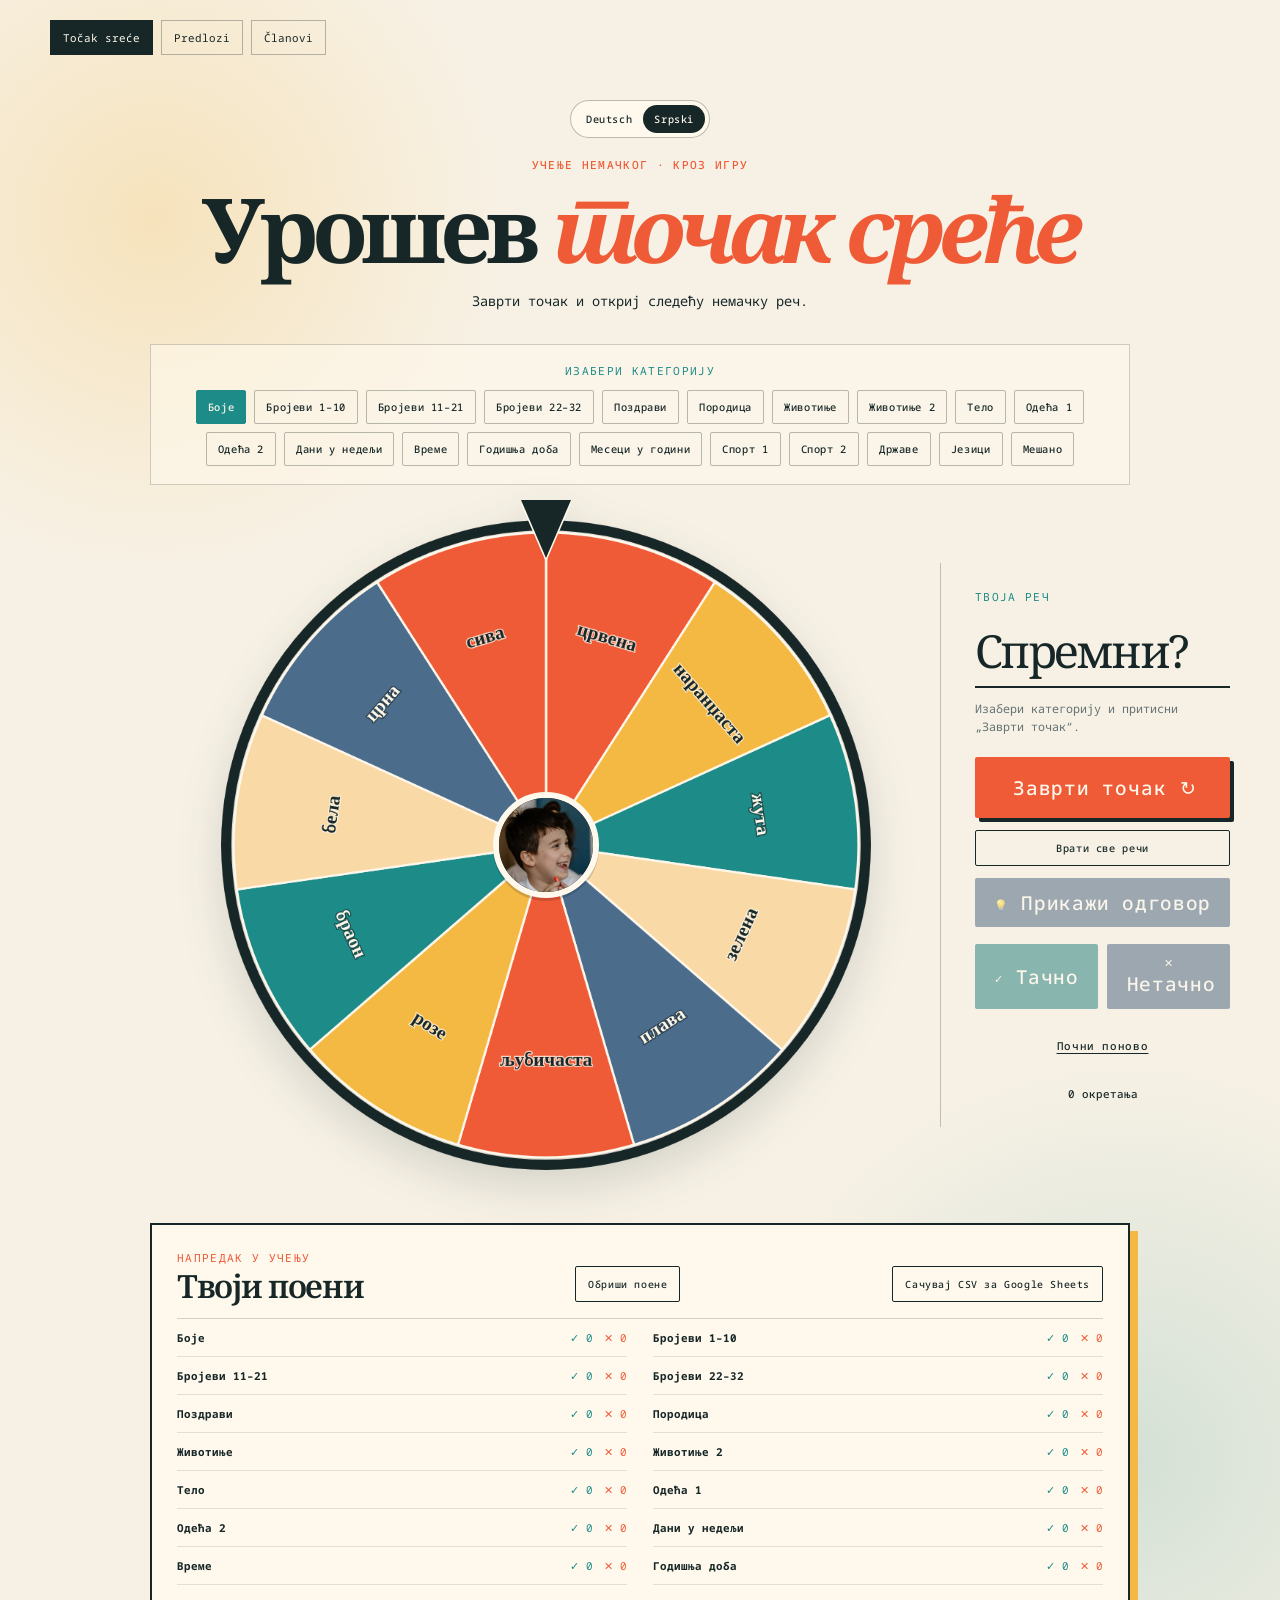
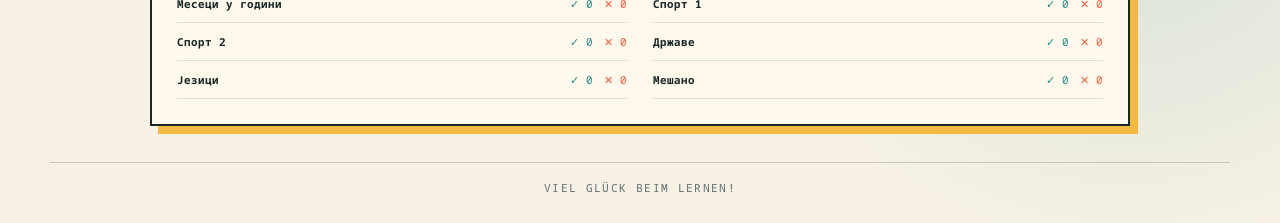
<file: index.html>
<!doctype html>
<html lang="sr">
  <head>
    <meta charset="UTF-8" />
    <meta name="viewport" content="width=device-width, initial-scale=1.0" />
    <title>Урошев точак среће</title>
    <link rel="preconnect" href="https://fonts.googleapis.com" />
    <link rel="preconnect" href="https://fonts.gstatic.com" crossorigin />
    <link href="https://fonts.googleapis.com/css2?family=Noto+Sans+Mono:wght@400;500&family=Noto+Serif:ital,wght@0,600;0,700;1,600;1,700&display=swap" rel="stylesheet" />
    <link rel="stylesheet" href="styles.css" />
  </head>
  <body>
    <main class="page-shell">
      <header>
        <nav class="app-nav" aria-label="Glavni meni">
          <a href="index.html" class="is-active">Točak sreće</a>
          <a href="prepositions.html">Predlozi</a>
          <a href="articles.html">Članovi</a>
        </nav>
        <div class="language-switch" aria-label="Изабери језик">
          <button type="button" data-language="de">Deutsch</button>
          <button type="button" data-language="sr" class="is-active">Srpski</button>
        </div>
        <p id="eyebrow" class="eyebrow">Учење немачког · кроз игру</p>
        <h1 id="headline">Урошев <em>точак среће</em></h1>
        <p id="intro" class="intro">Заврти точак и откриј следећу немачку реч.</p>
      </header>

      <section class="category-picker" aria-label="Изабери категорију">
        <p id="categoryLabel" class="label">Изабери категорију</p>
        <div id="categoryButtons" class="category-buttons"></div>
      </section>

      <section class="game" aria-label="Glücksrad mit deutschen Wörtern">
        <div class="wheel-stage" id="wheelStage">
          <div class="pointer" aria-hidden="true"></div>
          <canvas id="wheel" width="900" height="900" aria-label="Drehbares Glücksrad"></canvas>
          <div class="wheel-center" aria-hidden="true"><img src="assets/uros-wheel-center.png" alt="" /></div>
        </div>

        <aside class="controls">
          <p id="wordLabel" class="label">Твоја реч</p>
          <div class="word-display" aria-live="polite" aria-atomic="true">
            <span id="resultWord">Спремни?</span>
          </div>
          <p id="resultHint" class="result-hint">Изабери категорију и притисни „Заврти точак“.</p>
          <button id="spinButton" type="button"><span id="spinText">Заврти точак</span> <span aria-hidden="true">↻</span></button>
          <button id="mixButton" type="button" class="mix-button" hidden>Neue Mischung</button>
          <button id="resetWordsButton" type="button" class="reset-words">Врати све речи</button>
          <button id="answerButton" type="button" class="answer-reveal is-disabled" aria-disabled="true">💡 <span id="answerText">Lösung zeigen</span></button>
          <div class="answer-buttons" aria-label="Antwort bewerten">
            <button id="correctButton" type="button" class="correct is-disabled" aria-disabled="true">✓ <span id="correctText">Richtig</span></button>
            <button id="wrongButton" type="button" class="wrong is-disabled" aria-disabled="true">✕ <span id="wrongText">Falsch</span></button>
          </div>
          <button id="resetButton" type="button" class="reset">Neu beginnen</button>
          <p class="spin-count"><span id="spinCount">0</span> <span id="spinsText">Drehungen</span></p>
        </aside>
      </section>

      <section class="score-card" aria-labelledby="scoreTitle">
        <div class="score-card-head">
          <div>
            <p id="progressLabel" class="label">Lernfortschritt</p>
            <h2 id="scoreTitle">Deine Punkte</h2>
          </div>
          <button id="resetScoresButton" class="score-reset" type="button">Punkte zurücksetzen</button>
          <button id="exportScoresButton" class="score-export" type="button">Сачувај CSV</button>
        </div>
        <div id="scoreTable" class="score-table" aria-live="polite"></div>
      </section>

      <footer>Viel Glück beim Lernen!</footer>
    </main>
    <div id="answerModal" class="answer-modal" role="dialog" aria-modal="true" aria-labelledby="answerModalTitle" hidden>
      <div class="answer-modal-card">
        <button id="closeAnswerModal" class="modal-close" type="button" aria-label="Close">×</button>
        <p id="answerModalLabel" class="label">Die richtige Antwort</p>
        <h2 id="answerModalTitle"></h2>
      </div>
    </div>
    <div id="validationModal" class="answer-modal" role="alertdialog" aria-modal="true" aria-live="assertive" hidden>
      <div class="answer-modal-card validation-card">
        <p id="validationMessage"></p>
      </div>
    </div>
    <script src="vocabulary.js?v=10"></script>
    <script src="script.js?v=10"></script>
  </body>
</html>
</file>
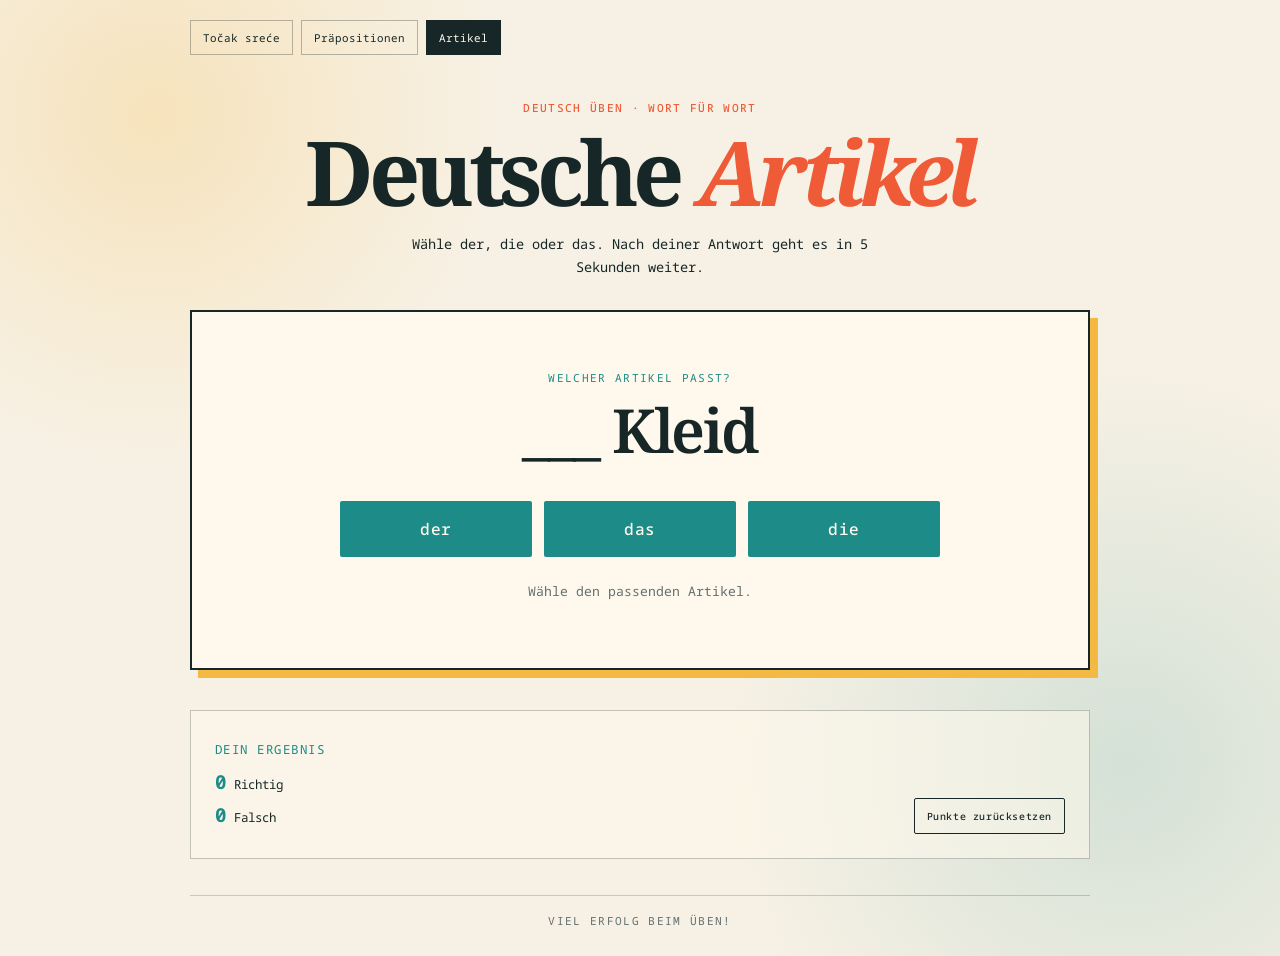
<file: articles.html>
<!doctype html>
<html lang="de">
  <head>
    <meta charset="UTF-8" />
    <meta name="viewport" content="width=device-width, initial-scale=1.0" />
    <title>Deutsche Artikel</title>
    <link rel="preconnect" href="https://fonts.googleapis.com" />
    <link rel="preconnect" href="https://fonts.gstatic.com" crossorigin />
    <link href="https://fonts.googleapis.com/css2?family=Noto+Sans+Mono:wght@400;500&family=Noto+Serif:ital,wght@0,600;0,700;1,600;1,700&display=swap" rel="stylesheet" />
    <link rel="stylesheet" href="styles.css" />
  </head>
  <body>
    <main class="page-shell practice-page">
      <nav class="app-nav" aria-label="Glavni meni">
        <a href="index.html">Točak sreće</a>
        <a href="prepositions.html">Präpositionen</a>
        <a href="articles.html" class="is-active">Artikel</a>
      </nav>
      <header>
        <p class="eyebrow">Deutsch üben · Wort für Wort</p>
        <h1>Deutsche <em>Artikel</em></h1>
        <p class="intro">Wähle der, die oder das. Nach deiner Antwort geht es in 5 Sekunden weiter.</p>
      </header>

      <section class="preposition-game" aria-labelledby="articlePrompt">
        <p class="label">Welcher Artikel passt?</p>
        <h2 id="articlePrompt" class="preposition-prompt"></h2>
        <div id="articleOptions" class="preposition-options article-options" aria-live="polite"></div>
        <p id="articleFeedback" class="preposition-feedback" aria-live="assertive"></p>
      </section>

      <section class="preposition-score" aria-label="Ergebnis">
        <div>
          <p class="label">Dein Ergebnis</p>
          <p><strong id="articleCorrect">0</strong> Richtig</p>
          <p><strong id="articleWrong">0</strong> Falsch</p>
        </div>
        <button id="resetArticleScore" type="button" class="score-reset">Punkte zurücksetzen</button>
      </section>
      <footer>Viel Erfolg beim Üben!</footer>
    </main>
    <script src="articles-data.js"></script>
    <script src="articles.js"></script>
  </body>
</html>
</file>
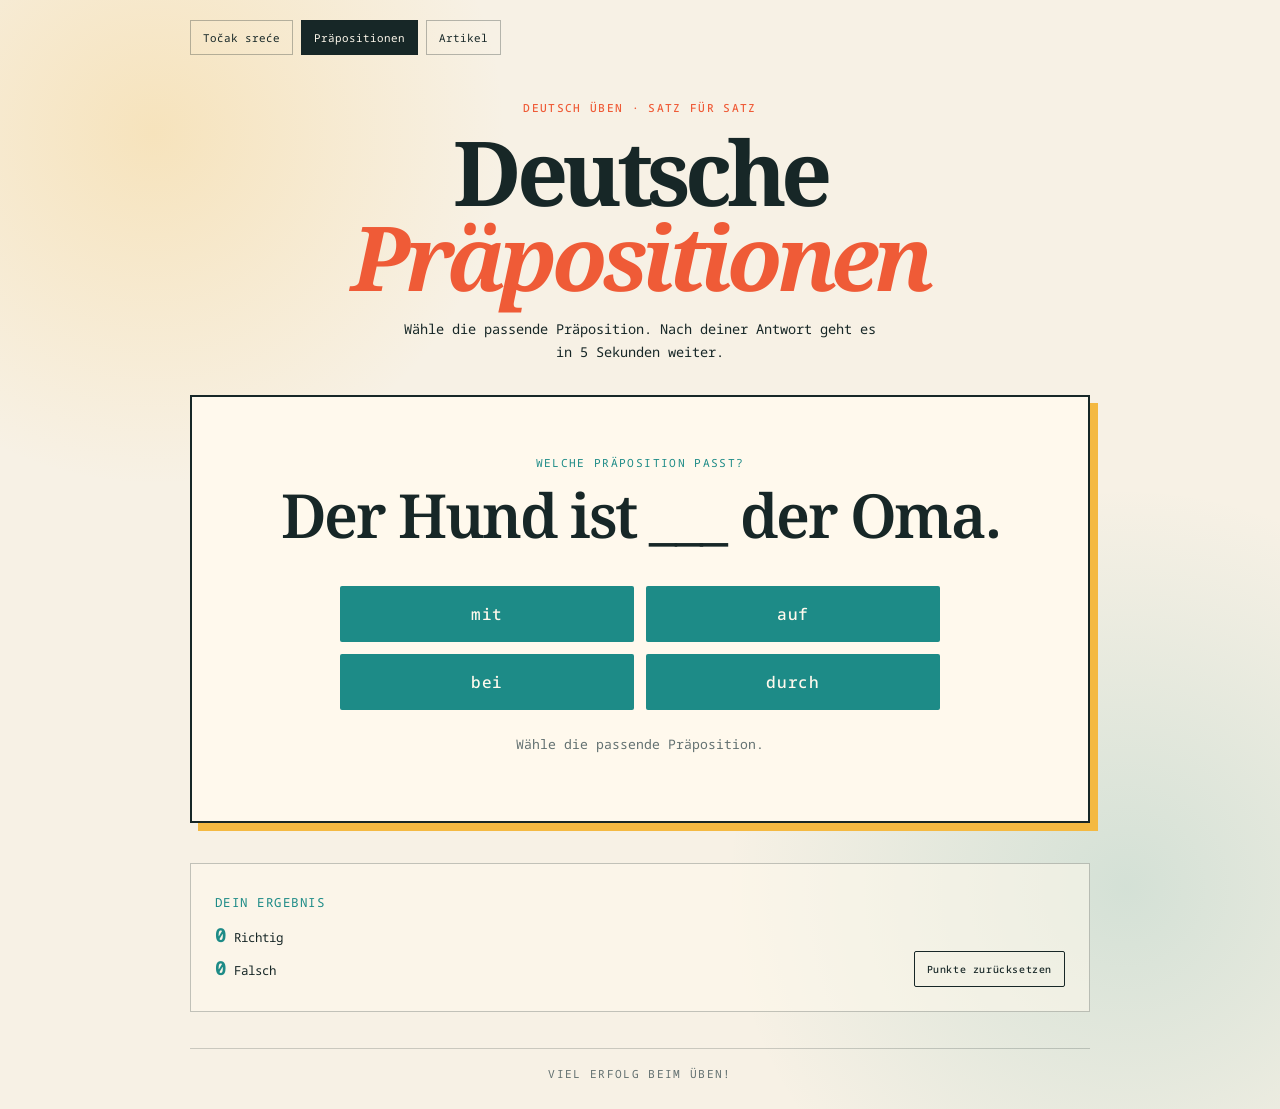
<file: prepositions.html>
<!doctype html>
<html lang="de">
  <head>
    <meta charset="UTF-8" />
    <meta name="viewport" content="width=device-width, initial-scale=1.0" />
    <title>Deutsche Präpositionen</title>
    <link rel="preconnect" href="https://fonts.googleapis.com" />
    <link rel="preconnect" href="https://fonts.gstatic.com" crossorigin />
    <link href="https://fonts.googleapis.com/css2?family=Noto+Sans+Mono:wght@400;500&family=Noto+Serif:ital,wght@0,600;0,700;1,600;1,700&display=swap" rel="stylesheet" />
    <link rel="stylesheet" href="styles.css" />
  </head>
  <body>
    <main class="page-shell practice-page">
      <nav class="app-nav" aria-label="Glavni meni">
        <a href="index.html">Točak sreće</a>
        <a href="prepositions.html" class="is-active">Präpositionen</a>
        <a href="articles.html">Artikel</a>
      </nav>
      <header>
        <p class="eyebrow">Deutsch üben · Satz für Satz</p>
        <h1>Deutsche <em>Präpositionen</em></h1>
        <p class="intro">Wähle die passende Präposition. Nach deiner Antwort geht es in 5 Sekunden weiter.</p>
      </header>

      <section class="preposition-game" aria-labelledby="prepositionTitle">
        <p class="label">Welche Präposition passt?</p>
        <h2 id="prepositionPrompt" class="preposition-prompt"></h2>
        <div id="prepositionOptions" class="preposition-options" aria-live="polite"></div>
        <p id="prepositionFeedback" class="preposition-feedback" aria-live="assertive"></p>
      </section>

      <section class="preposition-score" aria-label="Ergebnis">
        <div>
          <p class="label">Dein Ergebnis</p>
          <p><strong id="prepositionCorrect">0</strong> Richtig</p>
          <p><strong id="prepositionWrong">0</strong> Falsch</p>
        </div>
        <button id="resetPrepositionScore" type="button" class="score-reset">Punkte zurücksetzen</button>
      </section>
      <footer>Viel Erfolg beim Üben!</footer>
    </main>
    <script src="prepositions-data.js"></script>
    <script src="prepositions.js"></script>
  </body>
</html>
</file>
<file: styles.css>
:root {
  --ink: #172727;
  --paper: #f7f1e5;
  --orange: #ef5b37;
  --gold: #f4b942;
  --teal: #1d8b87;
  --cream: #fff9ed;
}

* { box-sizing: border-box; }

body {
  margin: 0;
  min-height: 100vh;
  color: var(--ink);
  font-family: "Noto Sans Mono", monospace;
  background:
    radial-gradient(circle at 12% 12%, rgba(244, 185, 66, .25), transparent 22rem),
    radial-gradient(circle at 88% 80%, rgba(29, 139, 135, .16), transparent 25rem),
    var(--paper);
}

.page-shell { position: relative; width: min(1180px, calc(100% - 48px)); margin: 0 auto; padding: 58px 0 28px; }
header { padding-top: 42px; text-align: center; margin-bottom: 32px; }
.app-nav { position: absolute; top: 20px; left: 0; display: flex; gap: 8px; }
.app-nav a { padding: 9px 12px; color: var(--ink); border: 1px solid rgba(23,39,39,.3); font-size: .68rem; text-decoration: none; }
.app-nav a:hover, .app-nav a.is-active { color: var(--cream); background: var(--ink); }
.language-switch { display: inline-flex; margin: 0 0 19px; padding: 4px; border: 1px solid rgba(23,39,39,.3); background: var(--cream); border-radius: 999px; }
.language-switch button { width: auto; padding: 7px 11px; color: var(--ink); background: transparent; box-shadow: none; border-radius: 999px; font-size: .64rem; }
.language-switch button:hover, .language-switch button.is-active { color: var(--cream); background: var(--ink); transform: none; box-shadow: none; }
.eyebrow, .label, footer { letter-spacing: .12em; text-transform: uppercase; font-size: .7rem; }
.eyebrow { color: var(--orange); margin: 0 0 14px; font-weight: 500; }
h1 { font-family: "Noto Serif", Georgia, serif; font-size: clamp(3.2rem, 7vw, 5.8rem); line-height: .95; margin: 0; letter-spacing: -.06em; }
h1 em { color: var(--orange); font-style: italic; }
.intro { max-width: 480px; margin: 18px auto 0; font-size: .85rem; line-height: 1.7; }
.category-picker { max-width: 980px; margin: 0 auto 30px; padding: 18px 20px; border: 1px solid rgba(23,39,39,.2); background: rgba(255,249,237,.55); }
.category-picker .label { margin: 0 0 12px; text-align: center; }
.category-buttons { display: flex; flex-wrap: wrap; justify-content: center; gap: 8px; }
.category-buttons button { width: auto; padding: 9px 11px; color: var(--ink); background: transparent; border: 1px solid rgba(23,39,39,.3); box-shadow: none; font-size: .65rem; }
.category-buttons button:hover:not(:disabled), .category-buttons button.is-active { color: var(--cream); background: var(--teal); border-color: var(--teal); box-shadow: none; transform: none; }

.game { display: grid; grid-template-columns: minmax(0, 1fr) 290px; gap: clamp(25px, 5vw, 70px); align-items: center; justify-content: center; }
.wheel-stage { position: relative; width: min(100%, 660px); aspect-ratio: 1; margin-left: auto; cursor: pointer; filter: drop-shadow(0 18px 22px rgba(23, 39, 39, .15)); }
canvas { display: block; width: 100%; height: 100%; }
.pointer { position: absolute; z-index: 3; top: -2.3%; left: 50%; transform: translateX(-50%); width: 0; height: 0; border-left: 25px solid transparent; border-right: 25px solid transparent; border-top: 58px solid var(--ink); filter: drop-shadow(0 4px 0 var(--cream)); }
.wheel-center { position: absolute; inset: 42%; z-index: 2; overflow: hidden; border-radius: 50%; border: 6px solid var(--cream); background: var(--ink); box-shadow: 0 3px 0 rgba(0,0,0,.15); }
.wheel-center img { width: 100%; height: 100%; object-fit: cover; object-position: 50% 28%; }

.controls { border-left: 1px solid rgba(23,39,39,.25); padding: 26px 0 26px 34px; }
.label { margin: 0 0 9px; color: var(--teal); }
.word-display { min-height: 75px; display: flex; align-items: center; border-bottom: 2px solid var(--ink); font-family: "Noto Serif", Georgia, serif; font-size: clamp(2rem, 4vw, 2.85rem); letter-spacing: -.055em; overflow-wrap: anywhere; }
.result-hint { font-size: .73rem; min-height: 30px; line-height: 1.5; color: #637171; margin: 12px 0 22px; }
button { width: 100%; cursor: pointer; border: 0; border-radius: 2px; padding: 17px 18px; color: var(--cream); background: var(--orange); font: 500 .82rem "Noto Sans Mono", monospace; letter-spacing: .06em; box-shadow: 4px 4px 0 var(--ink); transition: transform .15s, box-shadow .15s, background .15s; }
button span { font-size: 1.2rem; vertical-align: -1px; margin-left: 5px; }
button:hover:not(:disabled) { transform: translate(2px, 2px); box-shadow: 2px 2px 0 var(--ink); background: #dc4828; }
button:disabled { cursor: wait; opacity: .7; }
.mix-button { margin-top: 12px; padding: 11px; color: var(--ink); background: var(--gold); box-shadow: none; font-size: .68rem; }
.mix-button:hover:not(:disabled) { color: var(--cream); background: var(--teal); box-shadow: none; transform: none; }
.reset-words { margin-top: 12px; padding: 10px; color: var(--ink); background: transparent; border: 1px solid var(--ink); box-shadow: none; font-size: .64rem; }
.reset-words:hover:not(:disabled) { color: var(--cream); background: var(--ink); box-shadow: none; transform: none; }
.answer-reveal { margin-top: 12px; padding: 11px; color: var(--cream); background: #4c6c8c; box-shadow: none; font-size: .68rem; }
.answer-reveal:hover:not(:disabled) { background: var(--teal); box-shadow: none; transform: none; }
.answer-reveal.is-disabled { cursor: not-allowed; opacity: .55; filter: grayscale(.2); }
.answer-reveal.is-disabled:hover { background: #4c6c8c; box-shadow: none; transform: none; }
.reset { margin-top: 18px; padding: 11px; color: var(--ink); background: transparent; font-size: .68rem; box-shadow: none; text-decoration: underline; text-underline-offset: 3px; }
.reset:hover { transform: none; box-shadow: none; background: rgba(23,39,39,.06); }
.spin-count { margin: 22px 0 0; text-align: center; color: #637171; font-size: .68rem; }
.spin-count span { color: var(--ink); font-weight: 500; }
.answer-buttons { display: grid; grid-template-columns: 1fr 1fr; gap: 9px; margin-top: 17px; }
.answer-buttons button { padding: 12px 7px; font-size: .67rem; box-shadow: none; }
.answer-buttons .correct { background: var(--teal); }
.answer-buttons .wrong { background: #4c6c8c; }
.answer-buttons button:hover:not(:disabled) { transform: none; box-shadow: none; }
.answer-buttons button.is-disabled { cursor: not-allowed; opacity: .55; filter: grayscale(.2); }
.answer-buttons button.is-disabled:hover { transform: none; box-shadow: none; }
.score-card { max-width: 980px; margin: 48px auto 0; padding: 25px; border: 2px solid var(--ink); background: var(--cream); box-shadow: 8px 8px 0 var(--gold); }
.score-card-head { display: flex; align-items: end; justify-content: space-between; gap: 20px; border-bottom: 1px solid rgba(23,39,39,.2); padding-bottom: 16px; }
.score-card .label { margin: 0 0 6px; color: var(--orange); }
h2 { margin: 0; font: 600 2rem/.95 "Noto Serif", Georgia, serif; letter-spacing: -.045em; }
.score-reset, .score-export { width: auto; padding: 10px 12px; color: var(--ink); background: transparent; box-shadow: none; border: 1px solid var(--ink); font-size: .62rem; }
.score-reset:hover, .score-export:hover { color: var(--cream); background: var(--ink); transform: none; box-shadow: none; }
.score-table { display: grid; grid-template-columns: repeat(2, minmax(0, 1fr)); gap: 0 26px; }
.score-row { display: grid; grid-template-columns: 1fr auto auto; align-items: center; gap: 11px; padding: 11px 0; border-bottom: 1px solid rgba(23,39,39,.13); font-size: .68rem; }
.score-row span:nth-child(2) { color: var(--teal); }.score-row span:nth-child(3) { color: var(--orange); }
footer { border-top: 1px solid rgba(23,39,39,.2); margin-top: 36px; padding-top: 17px; text-align: center; color: #637171; }
.answer-modal[hidden] { display: none; }
.answer-modal { position: fixed; z-index: 10; inset: 0; display: grid; place-items: center; padding: 24px; background: rgba(23,39,39,.6); }
.answer-modal-card { position: relative; width: min(100%, 410px); padding: 38px 34px 34px; text-align: center; color: var(--ink); background: var(--cream); border: 3px solid var(--ink); box-shadow: 10px 10px 0 var(--gold); }
.answer-modal-card .label { margin-bottom: 12px; color: var(--orange); }
.answer-modal-card h2 { font-size: clamp(2rem, 8vw, 3rem); overflow-wrap: anywhere; }
.modal-close { position: absolute; top: 10px; right: 10px; width: 34px; padding: 2px 0 5px; color: var(--ink); background: transparent; box-shadow: none; font-size: 1.6rem; line-height: 1; }
.modal-close:hover { color: var(--cream); background: var(--ink); box-shadow: none; transform: none; }
.validation-card { padding: 34px; }
.validation-card p { margin: 0; font: 600 1.15rem/1.55 "Noto Serif", Georgia, serif; }
.practice-page { max-width: 900px; }
.preposition-game { padding: clamp(26px, 6vw, 58px); text-align: center; border: 2px solid var(--ink); background: var(--cream); box-shadow: 8px 8px 0 var(--gold); }
.preposition-prompt { margin: 0; font: 600 clamp(2rem, 5vw, 3.8rem)/1.2 "Noto Serif", Georgia, serif; letter-spacing: -.04em; }
.preposition-options { display: grid; grid-template-columns: repeat(2, minmax(0, 1fr)); gap: 12px; max-width: 600px; margin: 34px auto 0; }
.article-options { grid-template-columns: repeat(3, minmax(0, 1fr)); }
.preposition-options button { background: var(--teal); box-shadow: none; font-size: 1rem; }
.preposition-options button.is-correct { background: #24764f; }
.preposition-options button.is-wrong { background: #b63e32; }
.preposition-options button:disabled { cursor: default; opacity: 1; }
.preposition-feedback { min-height: 28px; margin: 25px 0 0; color: #637171; font-size: .82rem; }
.preposition-score { display: flex; justify-content: space-between; align-items: end; gap: 20px; margin-top: 40px; padding: 24px; border: 1px solid rgba(23,39,39,.25); background: rgba(255,249,237,.55); }
.preposition-score .label { margin-bottom: 10px; }.preposition-score p { margin: 6px 0; font-size: .78rem; }.preposition-score strong { color: var(--teal); font-size: 1.2rem; }

@media (max-width: 720px) {
  .page-shell { width: min(100% - 32px, 540px); padding-top: 35px; }
  header { padding-top: 48px; }
  .game { grid-template-columns: 1fr; gap: 18px; }
  .wheel-stage { margin: 0 auto; width: min(100%, 540px); }
  .controls { padding: 10px 0 0; border-left: 0; }
  .word-display { min-height: 60px; }
  .score-card { margin-top: 35px; padding: 19px; box-shadow: 5px 5px 0 var(--gold); }
  .score-card-head { align-items: start; flex-direction: column; }
  .score-table { grid-template-columns: 1fr; }
  .preposition-options { grid-template-columns: 1fr; }
  .preposition-score { align-items: stretch; flex-direction: column; }
}
</file>
